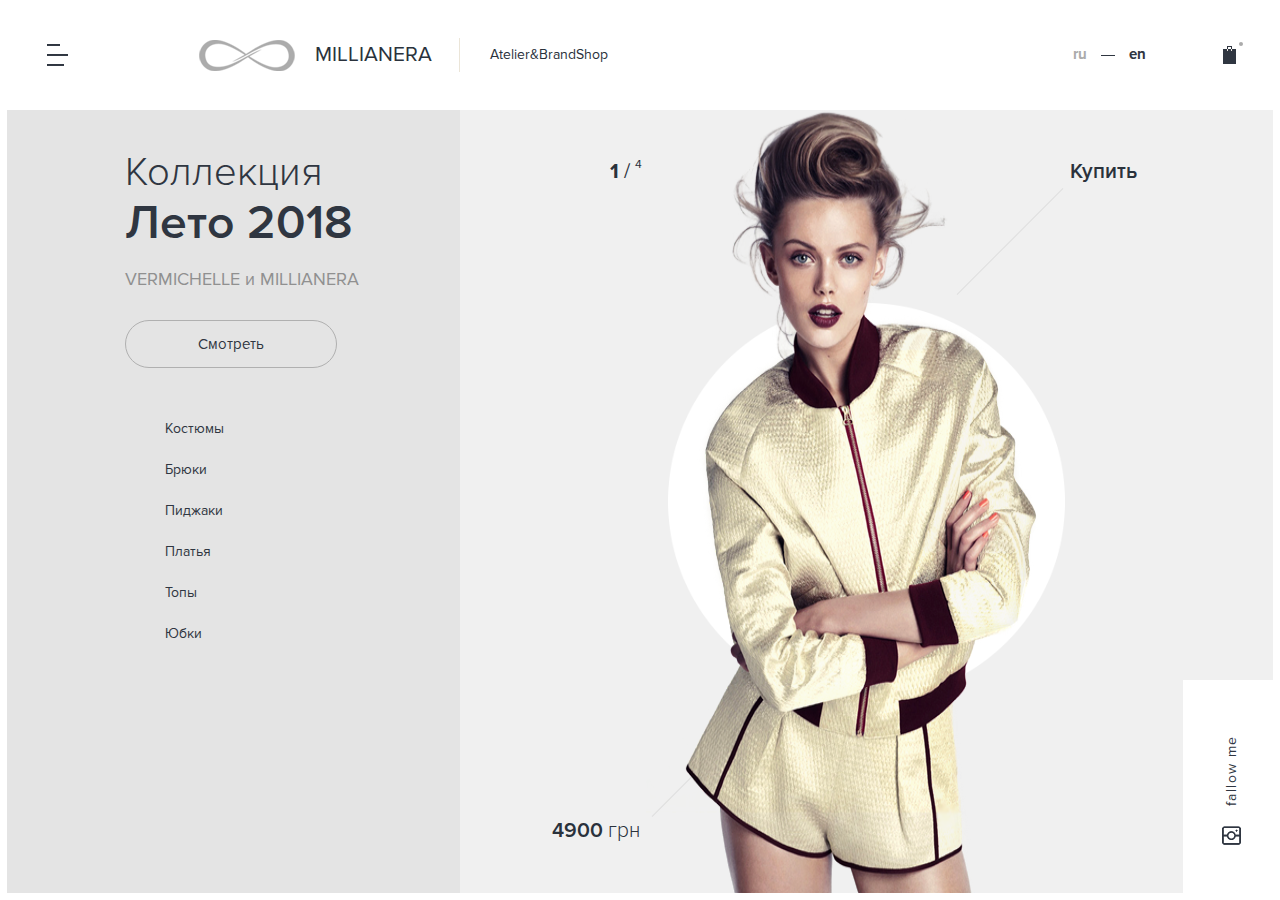
<file: index.html>
﻿<!DOCTYPE html>
<html lang="ru">
  <head>
    <meta charset="UTF-8">
    <title>Главная страница сайта</title>
    <link href="favicon.png" rel="shortcut icon"> 
    <meta name="viewport" content="width=device-width, initial-scale=1">
    <!-- css include -->
    <link href="css/normalize.css" rel="stylesheet">
    <link href="style.css" rel="stylesheet">
  </head>
  <body>
  
    <div class="overlay-menu">
      <ul class="overlay-menu__main">
        <li><a href="" title="">Главная</a></li>
        <li><a href="" title="">Новости</a></li>
        <li><a href="" title="">О компании</a></li>
      </ul>        
      <ul class="overlay-menu__category">
        <li><a href="" title="">Kостюмы</a></li>
        <li><a href="" title="">Брюки</a></li>
        <li><a href="" title="">Пиджаки</a></li>
        <li><a href="" title="">Платья</a></li>
        <li><a href="" title="">Топы</a></li>
        <li><a href="" title="">Юбки</a></li>
      </ul>
      <div class="overlay-menu__contact">
        <p>г. Киев, ул. Антоновича (Горького)  8Б</p>
        <p>info@millianera.com</p>
        <p>063 260 04 44</p>
      </div>      
    </div>
    
    <div class="site-screen">    
      <header class="site-header">
        <div class="site-header__aside">
          <button class="menu-trigger js--menu-trigger"><span class="visually-hidden ">Открыть меню</span></button>
          <a href="/" class="site-header__logo">
            <img src="img/logo.png" alt="" width="96px" height="31px">
            <p class="site-header__title">Millianera</p>
          </a>  
        </div>        
        <p class="site-header__description">Atelier&amp;BrandShop</p>   
        <ul class="site-header__lang">
          <li class="active"><a href="" title="">ru</a></li>
          <li><a href="" title="">en</a></li>
        </ul>
        <a href="" class="site-header__cart site-header__cart--no-empty" title=""><span class="visually-hidden ">Корзина покупок</span></a>
      </header>
      <main class="site-main">
        <aside class="site-aside">
          <p class="collection-lable">Коллекция <span class="collection-title">Лето 2018</span></p>
          <p class="aside-description">VERMICHELLE и MILLIANERA</p>
          <a href="" class="border-button" title="">Смотреть</a>
          <ul class="aside-category">
            <li><a href="" title="">Kостюмы</a></li>
            <li><a href="" title="">Брюки</a></li>
            <li><a href="" title="">Пиджаки</a></li>
            <li><a href="" title="">Платья</a></li>
            <li><a href="" title="">Топы</a></li>
            <li><a href="" title="">Юбки</a></li>
          </ul>
        </aside>
        <div class="site-content">
          <div class="index-slider">
            <div class="js--index-slider index-slider__wrapper">
              <div class="item">
                <div class="index-slider__item">
                  <div class="index-slider__counter">1 <span class="separator">/</span> <sup>4</sup></div>
                  <div class="index-slider__picture">
                    <div class="index-slider__circle"></div>
                    <a href="#" title="" class="index-slider__add-cart">Купить</a>
                    <div class="index-slider__price">4900 <span>грн</span></div>
                    <img src="img/slide-picture.png" alt="" width="693px" height="730px">
                  </div>
                </div>
              </div>
            </div>
          </div>
        </div>
        <a href="" class="fallow-me" title="">
          <div class="fallow-me__icon"><span class="visually-hidden ">Инстаграмм</span></div>
        </a>
      </main>
    </div>
    
    <!-- js include -->
    <script src = "js/jquery-3.3.1.min.js"></script>
    <script src = "js/common.js"></script> 
  </body>
</html>
</file>
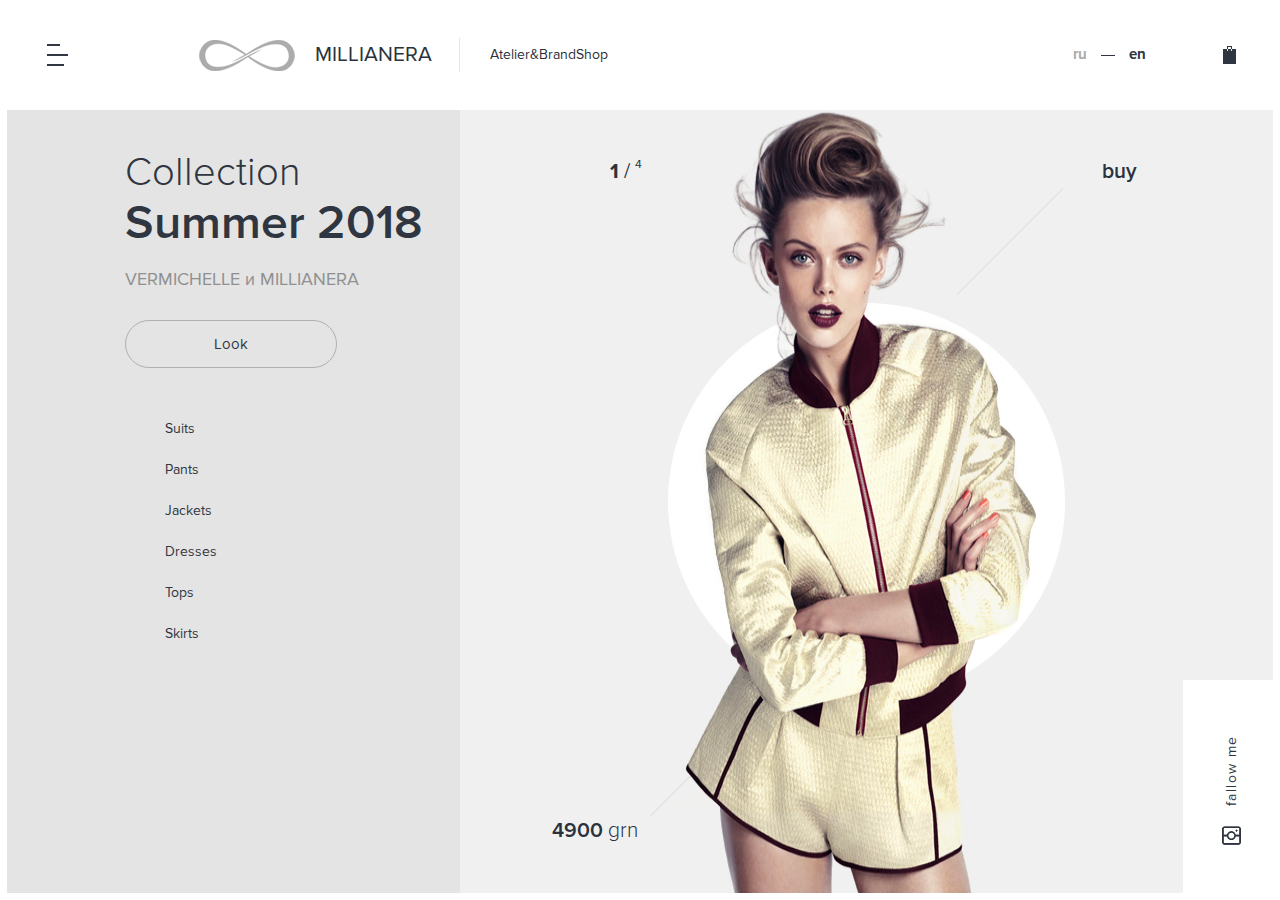
<file: index-en.html>
<!DOCTYPE html>
<html lang="en">
  <head>
    <meta charset="UTF-8">
    <title>Home</title>
    <link href="favicon.png" rel="shortcut icon"> 
    
    <!-- css include -->
    <link href="css/normalize.css" rel="stylesheet">
    <link href="style.css" rel="stylesheet">
  </head>
  <body>
    
    <div class="site-screen">
      <header class="site-header">
        <div class="site-header__aside">
          <button class="menu-trigger js--menu-trigger"><span class="visually-hidden ">Open menu</span></button>
          <a href="/" class="site-header__logo">
            <img src="img/logo.png" alt="" width="96px" height="31px">
            <p class="site-header__title">Millianera</p>
          </a>  
        </div>        
        <p class="site-header__description">Atelier&amp;BrandShop</p>   
        <ul class="site-header__lang">
          <li class="active"><a href="" title="">ru</a></li>
          <li><a href="" title="">en</a></li>
        </ul>
        <a href="" class="site-header__cart" title=""><span class="visually-hidden ">Shopping cart</span></a>
      </header>
      <main class="site-main">
        <aside class="site-aside">
          <p class="collection-lable">Collection <span class="collection-title">Summer 2018</span></p>
          <p class="aside-description">VERMICHELLE и MILLIANERA</p>
          <a href="" class="border-button" title="">Look</a>
          <ul class="aside-category">
            <li><a href="" title="">Suits</a></li>
            <li><a href="" title="">Pants</a></li>
            <li><a href="" title="">Jackets</a></li>
            <li><a href="" title="">Dresses</a></li>
            <li><a href="" title="">Tops</a></li>
            <li><a href="" title="">Skirts</a></li>
          </ul>
        </aside>
        <div class="site-content">
          <div class="index-slider">
            <div class="js--index-slider index-slider__wrapper">
              <div class="item">
                <div class="index-slider__item">
                  <div class="index-slider__counter">1 <span class="separator">/</span> <sup>4</sup></div>
                  <div class="index-slider__picture">
                    <div class="index-slider__circle"></div>
                    <a href="#" title="" class="index-slider__add-cart">buy</a>
                    <div class="index-slider__price">4900 <span>grn</span></div>
                    <img src="img/slide-picture.png" alt="" width="693px" height="730px">
                  </div>
                </div>
              </div>
            </div>
          </div>
        </div>
        <a href="" class="fallow-me" title="">
          <div class="fallow-me__icon"><span class="visually-hidden ">Instagram</span></div>
        </a>
      </main>
    </div>
    
  </body>
</html>
</file>
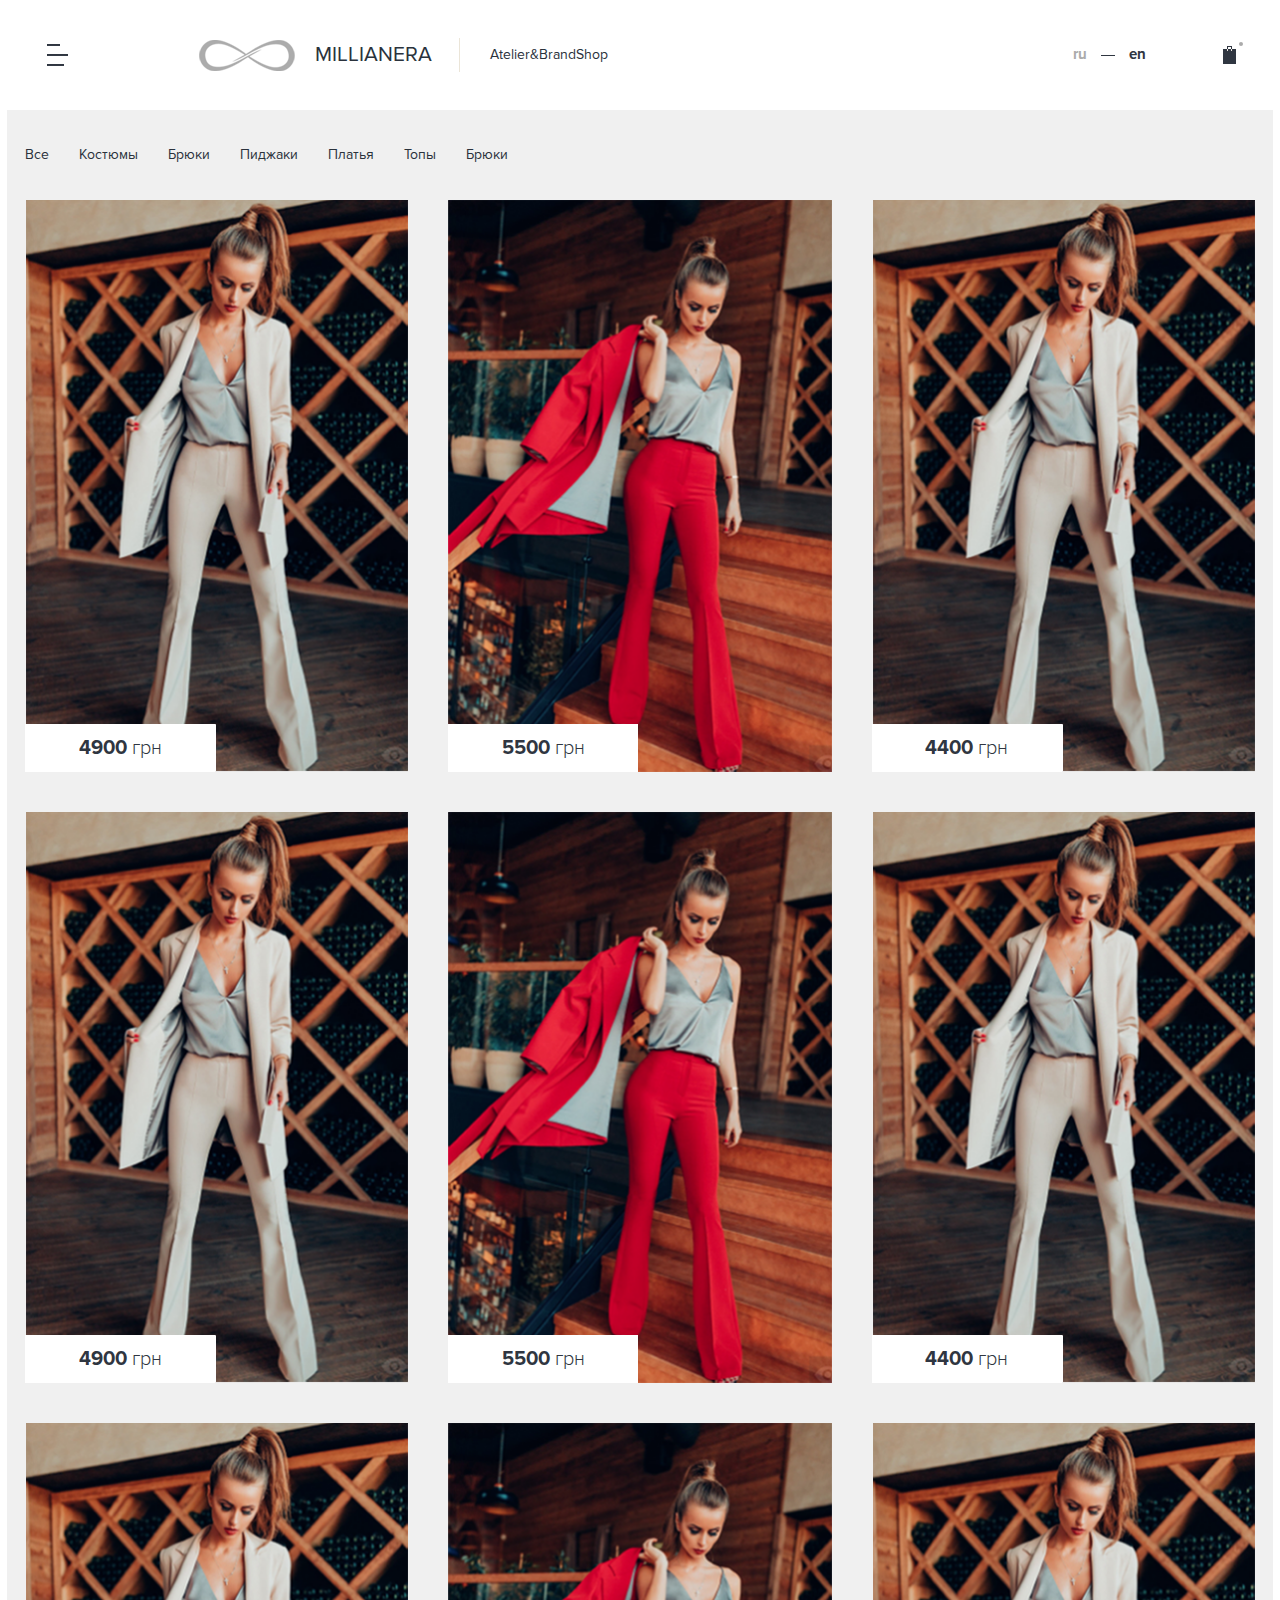
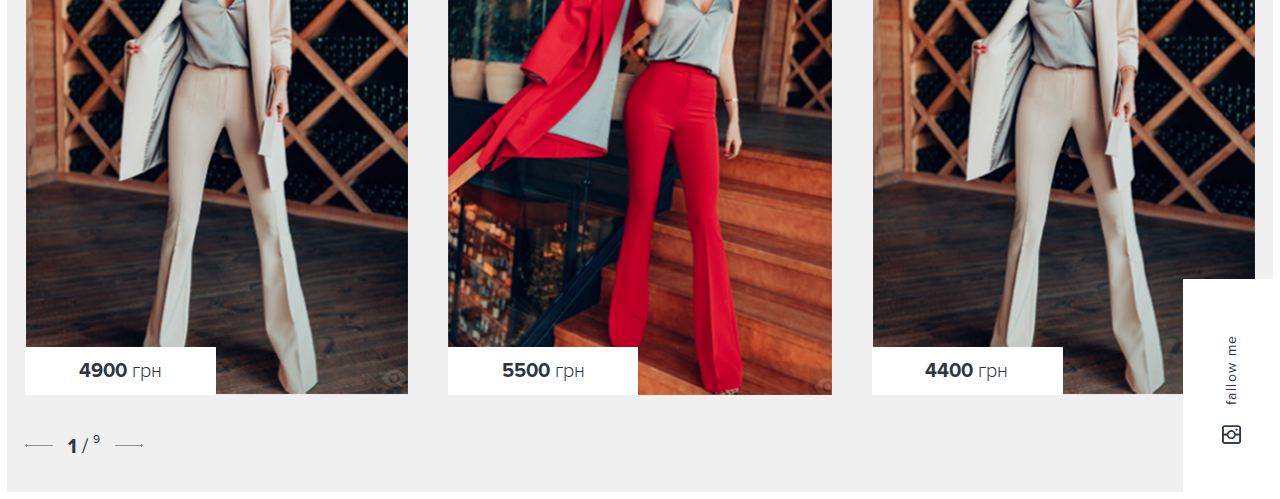
<file: k.html>
<!DOCTYPE html>
<html lang="ru">
  <head>
    <meta charset="UTF-8">
    <title>Каталог товаров</title>
    <link href="favicon.png" rel="shortcut icon"> 
    <meta name="viewport" content="width=device-width, initial-scale=1">
    <!-- css include -->
    <link href="css/normalize.css" rel="stylesheet">
    <link href="style.css" rel="stylesheet">
  </head>
  <body>
  
    <div class="overlay-menu">
      <ul class="overlay-menu__main">
        <li><a href="" title="">Главная</a></li>
        <li><a href="" title="">Новости</a></li>
        <li><a href="" title="">О компании</a></li>
      </ul>        
      <ul class="overlay-menu__category">
        <li><a href="" title="">Kостюмы</a></li>
        <li><a href="" title="">Брюки</a></li>
        <li><a href="" title="">Пиджаки</a></li>
        <li><a href="" title="">Платья</a></li>
        <li><a href="" title="">Топы</a></li>
        <li><a href="" title="">Юбки</a></li>
      </ul>
      <div class="overlay-menu__contact">
        <p>г. Киев, ул. Антоновича (Горького)  8Б</p>
        <p>info@millianera.com</p>
        <p>063 260 04 44</p>
      </div>      
    </div>
    
    <div class="site-screen">    
      <header class="site-header">
        <div class="site-header__aside">
          <button class="menu-trigger js--menu-trigger"><span class="visually-hidden ">Открыть меню</span></button>
          <a href="/" class="site-header__logo">
            <img src="img/logo.png" alt="" width="96px" height="31px">
            <p class="site-header__title">Millianera</p>
          </a>  
        </div>        
        <p class="site-header__description">Atelier&amp;BrandShop</p>   
        <ul class="site-header__lang">
          <li class="active"><a href="" title="">ru</a></li>
          <li><a href="" title="">en</a></li>
        </ul>
        <a href="" class="site-header__cart site-header__cart--no-empty" title=""><span class="visually-hidden ">Корзина покупок</span></a>
      </header>
      <main class="site-main">
        <div class="catalog-list">
          <div class="catalog-list__container">
            <ul class="catalog-list__category">
              <li><a href="" title="">Все</a></li>
              <li><a href="" title="">Костюмы</a></li>
              <li><a href="" title="">Брюки</a></li>
              <li><a href="" title="">Пиджаки</a></li>
              <li><a href="" title="">Платья</a></li>
              <li><a href="" title="">Топы</a></li>
              <li><a href="" title="">Брюки</a></li>
            </ul>
            <ul class="catalog-list__products clearfix">
              <li>
                <a href="" class="catalog-list__item" title="">
                  <img class="catalog-list__thumbnail" src="img/product-in-cat-1.png" alt="">
                  <p class="catalog-list__price">4900 <span class="currency">грн</span></p>
                </a>
              </li>
              <li>
                <a href="" class="catalog-list__item" title="">
                  <img class="catalog-list__thumbnail" src="img/product-in-cat-2.png" alt="">
                  <p class="catalog-list__price">5500 <span class="currency">грн</span></p>
                </a>
              </li>
              <li>
                <a href="" class="catalog-list__item" title="">
                  <img class="catalog-list__thumbnail" src="img/product-in-cat-1.png" alt="">
                  <p class="catalog-list__price">4400 <span class="currency">грн</span></p>
                </a>
              </li>
              <li>
                <a href="" class="catalog-list__item" title="">
                  <img class="catalog-list__thumbnail" src="img/product-in-cat-1.png" alt="">
                  <p class="catalog-list__price">4900 <span class="currency">грн</span></p>
                </a>
              </li>
              <li>
                <a href="" class="catalog-list__item" title="">
                  <img class="catalog-list__thumbnail" src="img/product-in-cat-2.png" alt="">
                  <p class="catalog-list__price">5500 <span class="currency">грн</span></p>
                </a>
              </li>
              <li>
                <a href="" class="catalog-list__item" title="">
                  <img class="catalog-list__thumbnail" src="img/product-in-cat-1.png" alt="">
                  <p class="catalog-list__price">4400 <span class="currency">грн</span></p>
                </a>
              </li>
              <li>
                <a href="" class="catalog-list__item" title="">
                  <img class="catalog-list__thumbnail" src="img/product-in-cat-1.png" alt="">
                  <p class="catalog-list__price">4900 <span class="currency">грн</span></p>
                </a>
              </li>
              <li>
                <a href="" class="catalog-list__item" title="">
                  <img class="catalog-list__thumbnail" src="img/product-in-cat-2.png" alt="">
                  <p class="catalog-list__price">5500 <span class="currency">грн</span></p>
                </a>
              </li>
              <li>
                <a href="" class="catalog-list__item" title="">
                  <img class="catalog-list__thumbnail" src="img/product-in-cat-1.png" alt="">
                  <p class="catalog-list__price">4400 <span class="currency">грн</span></p>
                </a>
              </li>
            </ul>
            <div class="pagination pagination--catalog-list">
              <a href="" class="pagination__pages pagination__prev"><span class="visually-hidden">Назад</span></a>
              <div class="pagination__details">
                <span class="pagination__current">1</span> <span class="pagination__separator">/</span>
                <sup>9</sup>
              </div>
              <a href="" class="pagination__pages pagination__next"><span class="visually-hidden">Вперед</span></a>
            </div>
          </div>
        </div>
        <a href="" class="fallow-me" title="">
          <div class="fallow-me__icon"><span class="visually-hidden ">Инстаграмм</span></div>
        </a>
      </main>
    </div>
    
    <!-- js include -->
    <script src = "js/jquery-3.3.1.min.js"></script>
    <script src = "js/common.js"></script> 
  </body>
</html>
</file>
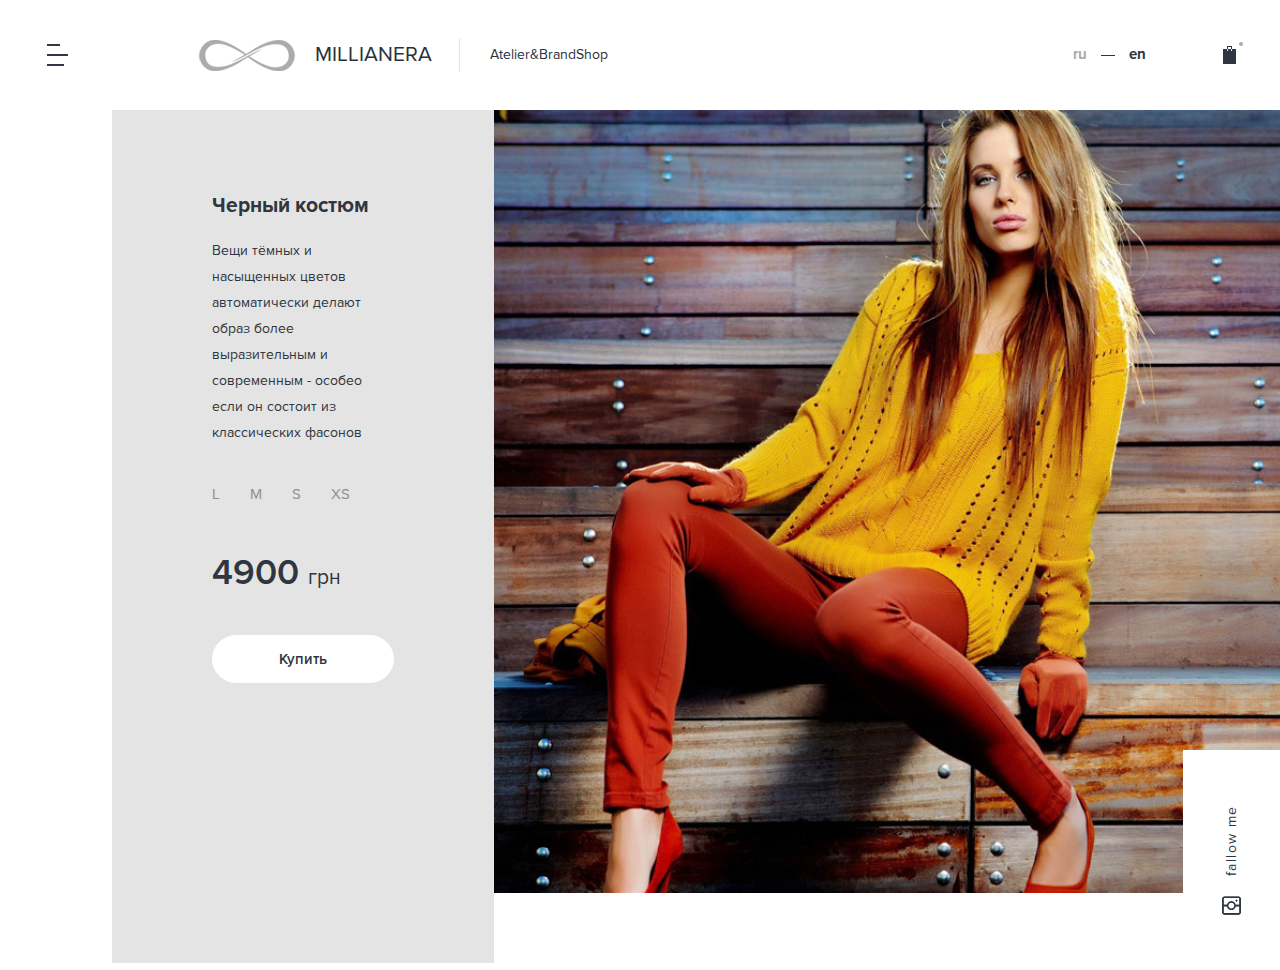
<file: kt.html>
<!DOCTYPE html>
<html lang="ru">
  <head>
    <meta charset="UTF-8">
    <title>Карточка товара</title>
    <link href="favicon.png" rel="shortcut icon"> 
    <meta name="viewport" content="width=device-width, initial-scale=1">
    <!-- css include -->
    <link href="css/normalize.css" rel="stylesheet">
    <link href="style.css" rel="stylesheet">
  </head>
  <body>
  
    <div class="overlay-menu">
      <ul class="overlay-menu__main">
        <li><a href="" title="">Главная</a></li>
        <li><a href="" title="">Новости</a></li>
        <li><a href="" title="">О компании</a></li>
      </ul>        
      <ul class="overlay-menu__category">
        <li><a href="" title="">Kостюмы</a></li>
        <li><a href="" title="">Брюки</a></li>
        <li><a href="" title="">Пиджаки</a></li>
        <li><a href="" title="">Платья</a></li>
        <li><a href="" title="">Топы</a></li>
        <li><a href="" title="">Юбки</a></li>
      </ul>
      <div class="overlay-menu__contact">
        <p>г. Киев, ул. Антоновича (Горького)  8Б</p>
        <p>info@millianera.com</p>
        <p>063 260 04 44</p>
      </div>      
    </div>
    
    <div class="site-screen">    
      <header class="site-header">
        <div class="site-header__aside">
          <button class="menu-trigger js--menu-trigger"><span class="visually-hidden ">Открыть меню</span></button>
          <a href="/" class="site-header__logo">
            <img src="img/logo.png" alt="" width="96px" height="31px">
            <p class="site-header__title">Millianera</p>
          </a>  
        </div>        
        <p class="site-header__description">Atelier&amp;BrandShop</p>   
        <ul class="site-header__lang">
          <li class="active"><a href="" title="">ru</a></li>
          <li><a href="" title="">en</a></li>
        </ul>
        <a href="" class="site-header__cart site-header__cart--no-empty" title=""><span class="visually-hidden ">Корзина покупок</span></a>
      </header>
      <main class="site-main">
        <div class="grey-column"></div>
        <div class="single-product__data">
          <div class="pagination"></div>
          <h1 class="single-product__title">Черный костюм</h1>
          <p class="single-product__about">Вещи тёмных и насыщенных цветов автоматически делают образ более выразительным и современным - особео если он состоит из классических фасонов</p>
          <ul class="single-product__size">
            <li>
              <label>
                <input type="radio" name="size" class="" value="">
                <span>l</span>
              </label>
            </li>
            <li>
              <label>
                <input type="radio" name="size" class="" value="">
                <span>m</span>
              </label>
            </li>
            <li>
              <label>
                <input type="radio" name="size" class="" value="">
                <span>s</span>
              </label>
            </li>
            <li>
              <label>
                <input type="radio" name="size" class="" value="">
                <span>xs</span>
              </label>
            </li>
          </ul>
          <div class="single-product__price">4900 <span>грн</span></div>
          <a href="" class="single-product__add-cart border-button border-button--white" title="">Купить</a>
        </div>
        <img class="single-product__thumbnail" alt="" src="img/product-picture.jpg">
        <a href="" class="fallow-me" title="">
          <div class="fallow-me__icon"><span class="visually-hidden ">Инстаграмм</span></div>
        </a>
      </main>
    </div>
    
    <!-- js include -->
    <script src = "js/jquery-3.3.1.min.js"></script>
    <script src = "js/common.js"></script> 
  </body>
</html>
</file>
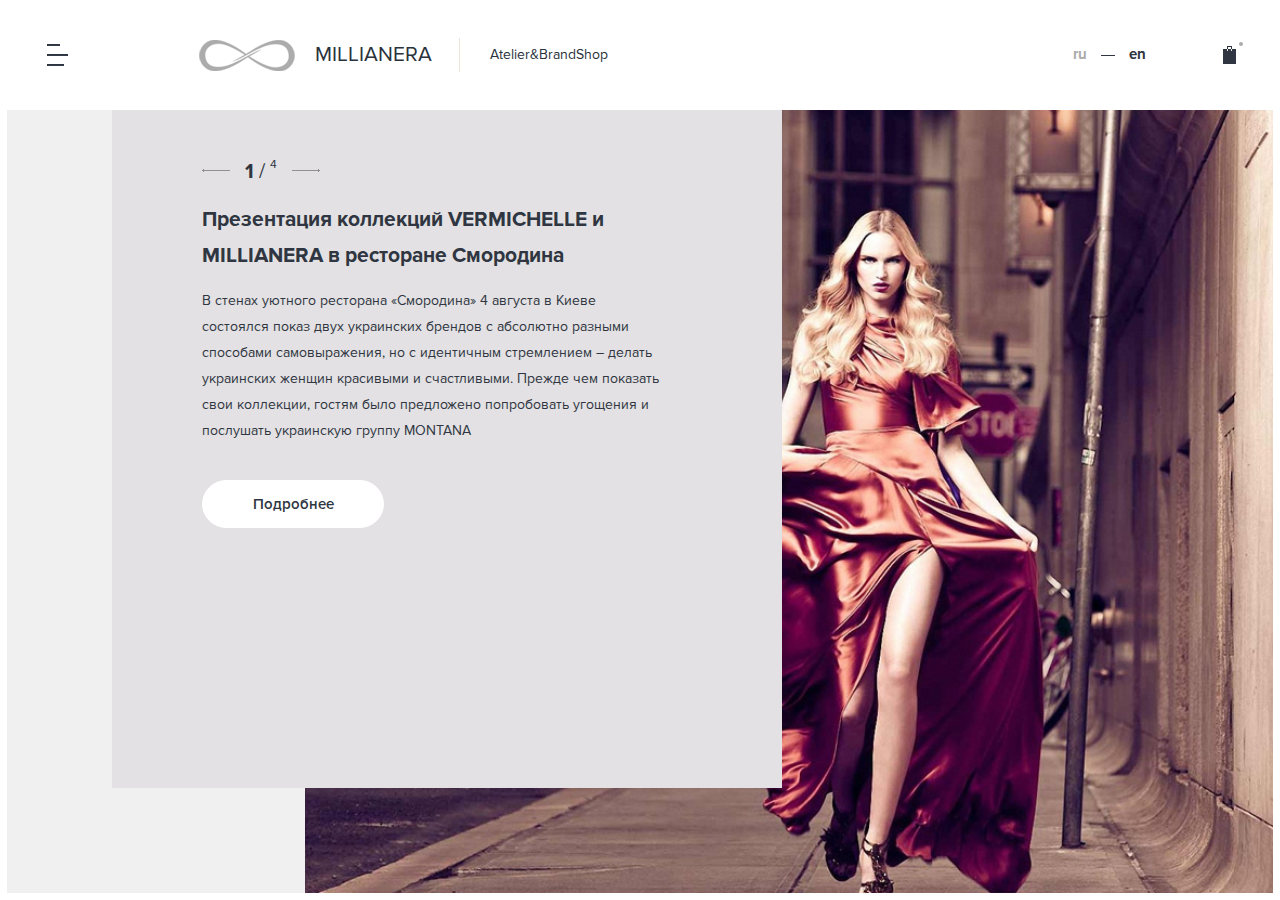
<file: ns.html>
<!DOCTYPE html>
<html lang="ru">
  <head>
    <meta charset="UTF-8">
    <title>Анонс новости</title>
    <link href="favicon.png" rel="shortcut icon"> 
    <meta name="viewport" content="width=device-width, initial-scale=1">
    <!-- css include -->
    <link href="css/normalize.css" rel="stylesheet">
    <link href="style.css" rel="stylesheet">
  </head>
  <body>
  
    <div class="overlay-menu">
      <ul class="overlay-menu__main">
        <li><a href="" title="">Главная</a></li>
        <li><a href="" title="">Новости</a></li>
        <li><a href="" title="">О компании</a></li>
      </ul>        
      <ul class="overlay-menu__category">
        <li><a href="" title="">Kостюмы</a></li>
        <li><a href="" title="">Брюки</a></li>
        <li><a href="" title="">Пиджаки</a></li>
        <li><a href="" title="">Платья</a></li>
        <li><a href="" title="">Топы</a></li>
        <li><a href="" title="">Юбки</a></li>
      </ul>
      <div class="overlay-menu__contact">
        <p>г. Киев, ул. Антоновича (Горького)  8Б</p>
        <p>info@millianera.com</p>
        <p>063 260 04 44</p>
      </div>      
    </div>
    
    <div class="site-screen">    
      <header class="site-header">
        <div class="site-header__aside">
          <button class="menu-trigger js--menu-trigger"><span class="visually-hidden ">Открыть меню</span></button>
          <a href="/" class="site-header__logo">
            <img src="img/logo.png" alt="" width="96px" height="31px">
            <p class="site-header__title">Millianera</p>
          </a>  
        </div>        
        <p class="site-header__description">Atelier&amp;BrandShop</p>   
        <ul class="site-header__lang">
          <li class="active"><a href="" title="">ru</a></li>
          <li><a href="" title="">en</a></li>
        </ul>
        <a href="" class="site-header__cart site-header__cart--no-empty" title=""><span class="visually-hidden ">Корзина покупок</span></a>
      </header>
      <main class="site-main">
        <div class="article-preview">
          <div class="article-preview__details">
            <div class="pagination pagination--article-preview">
              <a href="" class="pagination__pages pagination__prev"><span class="visually-hidden">Назад</span></a>
              <div class="pagination__details">
                <span class="pagination__current">1</span> <span class="pagination__separator">/</span>
                <sup>4</sup>
              </div>
              <a href="" class="pagination__pages pagination__next"><span class="visually-hidden">Вперед</span></a>
            </div>
            <h2 class="article-preview__title">Презентация коллекций VERMICHELLE и MILLIANERA в ресторане Смородина</h2>
            <p class="article-preview__description">В стенах уютного ресторана «Смородина» 4 августа в Киеве состоялся показ двух украинских брендов с абсолютно разными способами самовыражения, но с идентичным стремлением – делать украинских женщин красивыми и счастливыми. Прежде чем показать свои коллекции, гостям было предложено попробовать угощения и послушать украинскую группу MONTANA</p>
            <a href="" class="border-button border-button--white" title="">Подробнее</a>
          </div>
          <img class="article-preview__thumbnail" src="img/article-thumbnail.jpg" alt="">
        </div>
      </main>
    </div>
    
    <!-- js include -->
    <script src = "js/jquery-3.3.1.min.js"></script>
    <script src = "js/common.js"></script> 
  </body>
</html>
</file>
<file: style.css>
/**
* Шрифты
**/
@font-face {
	font-family: "Proxima Nova Regular";
	src: url("fonts/Proxima-Nova-Light.otf");
  
	font-style: normal;
	font-weight: 300;
}
@font-face {
	font-family: "Proxima Nova Regular";
	src: url("fonts/Proxima-Nova-Regular.otf");
  
	font-style: normal;
	font-weight: 400;
}
@font-face {
	font-family: "Proxima Nova Regular";
	src: url("fonts/Proxima-Nova-Semibold.otf");
  
	font-style: normal;
	font-weight: 600;
}
@font-face {
	font-family: "Proxima Nova Regular";
	src: url("fonts/Proxima-Nova-Bold.otf");
  
	font-style: normal;
	font-weight: 700;
}
@font-face {
	font-family: "Montserrat";
	src: url("fonts/Montserrat-Medium.otf");
  
	font-style: normal;
	font-weight: 500;
}
@font-face {
	font-family: "Montserrat";
	src: url("fonts/Montserrat-SemiBold.otf");
  
	font-style: normal;
	font-weight: 600;
}
/**
* Общие стили
**/
body {  
  font-size: 14px;
  color: #2f3641;
  font-family: "Proxima Nova Regular";
  font-weight: 400;
  font-style: normal;
  
  background-color: #fff;
}
.site-screen {
  height: 100vh;
}
img {
  max-width: 100%;
  height: auto;
}
.visually-hidden {
  position: absolute;
  
  height: 1px;
	width: 1px;
	margin: -1px;
	padding: 0;
  
	overflow: hidden;
	clip: rect(0 0 0 0);
	
  border: 0;
}
.border-button {
  display: inline-block;
  width: 210px;
  
  font-size: 15px;
  line-height: 46px;
  color: #2f3641;
  text-align: center;
  text-decoration: none;
  
  border-radius: 24px;
  border: 1px solid #b0b0b0;
}
.border-button:hover {
  background: #fff;
  border-color: #fff;
}
.border-button--white {
  width: 180px;
  font-weight: 600;
  
  background-color: #fff;
  border-color: #fff;
}
.clearfix:after {
  content: "";
  display: table;
  clear: both;
}
/**
* Шапка
**/
.site-header {
  display: -webkit-box;
  display: -ms-flexbox;
  display: flex;
  -webkit-box-align: center;
  -ms-flex-align: center;
  align-items: center;
  height: 110px;
  padding: 33px 7px;
  
  background-color: #fff;
  -webkit-box-sizing: border-box;
  box-sizing: border-box;
}
.site-header__aside {
  display: -webkit-box;
  display: -ms-flexbox;
  display: flex;
  -webkit-box-pack: justify;
  -ms-flex-pack: justify;
  justify-content: space-between;
  -webkit-box-align: center;
  -ms-flex-align: center;
  align-items: center;
  width: 35.75%;
}
.menu-trigger {
  display: block;
  width: 21px;
  height: 22px;
  margin-left: 40px;
  
  background-image: url(img/hamburger.png);
  background-repeat: no-repeat;
  background-position: center;  
  border: none;
  background-color: #fff;
  
  cursor: pointer;
}
.site-header__logo {
  display: -webkit-box;
  display: -ms-flexbox;
  display: flex;
  -webkit-box-align: center;
  -ms-flex-align: center;
  align-items: center;
  
  text-decoration: none;
}
.site-header__logo img {
  margin-right: 20px;
}
.site-header__title {
  position: relative;
  
  margin: 0;
  padding: 0 28px 0 0;
  
  font-size: 21px;
  line-height: 34px;
  color: #2a323c;
  text-transform: uppercase;
}
.site-header__title::after {
  content: "";
  
  position: absolute;
  top: 0;
  right: 0;
  
  display: block;
  height: 34px;
  
  border-right: 1px solid #ebe5d8;
}
.site-header__description {
  padding: 0;
  margin: 0 auto 0 30px;
  
  color: #2a323c;
}
/**
* Шапка: языки
**/
.site-header__lang {
  display: -webkit-box;    
  display: -ms-flexbox;    
  display: flex;
  padding: 0;
  margin: 0 77px 0 0;
  
  list-style: none;
}
.site-header__lang li:first-child {
  display: -webkit-box;
  display: -ms-flexbox;
  display: flex;
  -webkit-box-align: center;
  -ms-flex-align: center;
  align-items: center;
}
.site-header__lang li:first-child::after {
  content: "";
  
  display: block;
  width: 14px;
  margin: 0 14px;
  
  border-top: 1px solid #2f3641;
}
.site-header__lang a {
  font-weight: 700;
  color: #2f3641;
  font-size: 15px;
  text-decoration: none;
}
.site-header__lang .active a {
  color: #ababab;
}
/**
* Шапка: корзина
**/
.site-header__cart {
  position: relative;
  
  display: block;
  margin-right: 37px;
  width: 13px;
  height: 18px;
  
  background-image: url(img/cart.png)  ;
  background-repeat: no-repeat;
  background-position: center;
}
.site-header__cart::after {
  content: "";
  
  position: absolute;
  right: -7px;
  top: -4px;
  
  display: none;
  width: 4px;
  height: 4px;
  
  border-radius: 50%;
  background-color: #ababab;
}
.site-header__cart--no-empty.site-header__cart::after {
  display: block;
}
/**
* Контент
**/
.site-main {
  position: relative;
  
  display: -webkit-box;
  display: -ms-flexbox;
  display: flex;  
  padding: 0 7px 7px 7px;
  
  background: #fff;
}
.site-aside {
  padding-left: 118px;
  width: 35.75%;
  height: calc(100vh - 117px);
  
  background-color: #e4e4e4;
  box-sizing: border-box;
}
.site-content {
  width: 64.25%;
  height: calc(100vh - 117px);
  
  background: #f0f0f0;
}
/**
* Контент слева
**/
.collection-lable {
  margin: 40px 0 0 0;
  
  font-size: 40px;
  color: #2f3641;
  font-weight: 300;
}
.collection-title {
  display: block;
  
  font-size: 48px;
  font-weight: 600;
  color: #2f3641;
}
.aside-description {
  margin-bottom: 30px;
  
  font-size: 18px;
  color: #909090;
}
.aside-category {
  padding: 0;
  margin: 40px 0 0 0;
  
  list-style: none;
}
.aside-category li {
  position: relative;
  
  padding-left: 40px;
}
.aside-category li:hover::before {
  content: "";
  
  position: absolute;
  top: 50%;
  left: 0;
  
  display: block;
  margin-top: -1px;
  width: 20px;
  border-top: 1px solid #2f3641;
  
}
.aside-category a {
  font-size: 14px;
  line-height: 41px;
  color: #2f3641;
  text-decoration: none;
}
/**
* Контент: слайдер товаров
**/
.index-slider {
  display: -webkit-box;
  display: -ms-flexbox;
  display: flex;
  height: 100%;
  width: 100%;
}
.index-slider__wrapper {
  display: -webkit-box;
  display: -ms-flexbox;
  display: flex;
  height: 100%;
  width: 100%;
}
.index-slider__wrapper .item,
.index-slider__item,
.index-slider__picture,
.index-slider__circle {
  display: -webkit-box;
  display: -ms-flexbox;
  display: flex;
  height: 100%;
  width: 100%;
}
.index-slider__item {
  position: relative;
  -webkit-box-pack: center;
  -ms-flex-pack: center;
  justify-content: center;
}
.index-slider__picture {
  position: relative;
  width: 441px;
}
.index-slider__circle {
  position: absolute;
  left: 0;
  right: 0;
  z-index: 40;
  
  background-image: url(img/circle.png);
  background-repeat: no-repeat;
  background-position: center;
  background-size: 90%;
}
.index-slider__picture img {
  position: relative;
  z-index: 50;
  
  width: auto;
  height: 100%;
  margin: 0 auto;
}
.index-slider__counter {
  position: absolute;
  left: 150px;
  top: 50px;
  
  font-size: 21px;
  color: #2a323c;
  font-weight: 700;
}
.index-slider__counter .separator {
  font-weight: 400;
}
.index-slider__counter sup {
  top: -10px;
  
  font-weight: 400;
  font-size: 12px;  
}
.index-slider__add-cart {
  position: absolute;
  right: -50px;
  top: 50px;
  
  font-size: 21px;
  color: #2a323c;
  font-weight: 600;
  text-decoration: none;
}
.index-slider__add-cart::before {
  content: "";
  
  position: absolute;
  top: 81px;
  right: 52px;

  display: block;
  width: 150px;
  
  border-top: 1px solid #dfdfdf;

  -webkit-transform: rotate(135deg);
  transform: rotate(135deg);
}
.index-slider__price {
  position: absolute;
  left: -94px;
  bottom: 50px;
  
  font-size: 21px;
  color: #2a323c;
  font-weight: 600;
}
.index-slider__price::after {
  content: "";
  
  position: absolute;
  top: -56px;
  right: -140px;

  display: block;
  width: 150px;
  
  border-top: 1px solid #dfdfdf;

  -webkit-transform: rotate(135deg);
  transform: rotate(135deg);
}
.index-slider__price span {
  font-weight: 300;
}
/**
* Подписка Инстаграмм
**/
.fallow-me {
  position: absolute;  
  right: 0;
  bottom: 0;
  
  display: -webkit-box;
  display: -ms-flexbox;
  display: flex;
  -webkit-box-pack: center;
  -ms-flex-pack: center;
  justify-content: center;
  -webkit-box-align: end;
  -ms-flex-align: end;
  align-items: flex-end;
  height: 220px;
  width: 97px;
  
  text-decoration: none;
  
  background-color: #fff;
}
.fallow-me__icon {
  position: relative;
   
  width: 19px;
  height: 19px;
  margin-bottom: 55px;
  
  background-image: url(img/insta-ico.png);
  background-repeat: no-repeat;
  background-position: center;
}
.fallow-me__icon::after {
  content: "fallow me";
  
  position: absolute;
  bottom: 20px;
  
  display: block;
  
  font-size: 14px;
  line-height: 19px;
  white-space: nowrap;
  color: #2f3641;
  letter-spacing: 1.4px;
  
  -webkit-transform: rotate(-90deg);
  transform: rotate(-90deg);
  -webkit-transform-origin: left top;
  transform-origin: left top;
  
}
/**
* Меню
**/
.overlay-menu {
  position: absolute;
  top: 0;
  right: 0;
  bottom: 0;
  left: 0;
  z-index: 100;
  
  display: none;
  height: 100vh;
  padding: 110px 0 110px 214px;
  
  border: 7px solid #fff;
  background-color: #2f3641;
  -webkit-box-sizing: border-box;
  box-sizing: border-box;
}
.site-screen--menu-open {
  position: relative;
  
  overflow: hidden;
}
.site-screen--menu-open .overlay-menu {
  display: -webkit-box;
  display: -ms-flexbox;
  display: flex;
  -webkit-box-orient: vertical;
  -webkit-box-direction: normal;
  -ms-flex-direction: column;
  flex-direction: column;
  -webkit-box-pack: center;
  -ms-flex-pack: center;
  justify-content: center;
}
.overlay-menu__main {
  display: -webkit-box;
  display: -ms-flexbox;
  display: flex;
  padding: 0;
  margin: 0 0 63px 0;
  
  list-style: none;
}
.overlay-menu__main li {
  margin-right: 84px;
}
.overlay-menu__main a {
  font-family: "Montserrat";
  font-weight: 600;
  font-size: 36px;
  color: #fff;
  text-decoration: none;
}
.overlay-menu__category {
  display: -webkit-box;
  display: -ms-flexbox;
  display: flex;
  padding: 30px 0;
  margin: 0 0 55px 0;
  
  list-style: none;
  
  background-image: url(img/site-title.png);
  background-position: center left;
  background-repeat: no-repeat;
  background-size: contain;
}
.overlay-menu__category li {
  margin-right: 57px;
}
.overlay-menu__category a {
  font-family: "Montserrat";
  font-weight: 500;
  font-size: 25px;
  color: #fff;
  text-decoration: none;
}
.overlay-menu__category a:hover {
  color: #cdb48b;
}
.overlay-menu__contact {
  font-family: "Montserrat";
  font-weight: 500;
  font-size: 25px;
  color: #fff;
}
.overlay-menu__contact p:nth-child(2) {
  color: #cdb48b;
}
/**
* Шапка при открытом меню
**/
.site-screen--menu-open .menu-trigger {
  position: relative;
  z-index: 110;
  
  background-color: #2f3641;
  background-image: url(img/hamburger-v.png);
}
.site-screen--menu-open .site-header__lang {
  position: relative;
  z-index: 110;
}
.site-screen--menu-open .site-header__lang a {
  color: #fff;
}
.site-screen--menu-open .site-header__lang .active a {
  color: #c3a776;
}
.site-screen--menu-open .site-header__lang li:first-child::after {
  border-color: #fff;
}
.site-screen--menu-open .site-header__cart {
  position: relative;
  z-index: 110;
  
  background-image: url(img/cart-v.png);
}
.site-screen--menu-open .site-header__cart::after {
  background-color: #c3a675;
}
/**
* Карточка товара: контент
**/
.single-product {
   background-color: #f0f0f0;
}
.single-product__data {
  height: calc(100vh - 117px);
  margin-left: 105px;
  
  background-color: #e4e4e4;
}
.single-product__data {
  padding-top: 70px;
  padding-left: 100px;
  padding-right: 100px;
}
.single-product__title {
  margin-bottom: 20px;
  
  font-weight: 700;
  color: #2f3641;
  font-size: 21px;
}
.single-product__about {
  margin-bottom: 40px;
  
  font-size: 14px;
  line-height: 26px;
  color: #2f3641;
}
.single-product__thumbnail {
  -ms-flex-negative: 0;
  flex-shrink: 0;
  -ms-flex-item-align: start;
  align-self: flex-start;
  height: calc(100vh - 117px);
}
.single-product__size {
  display: -webkit-box;
  display: -ms-flexbox;
  display: flex;
  padding: 0;
  margin: 0 0 50px 0;
  
  list-style: none;
}
.single-product__size li {
  margin-right: 30px;
  
  font-size: 15px;
  text-transform: uppercase;
}
.single-product__size span {
  color: #909090;
}
.single-product__size input[type="radio"] {
  display: none;
}
.single-product__size input[type="radio"]:checked + span { 
  color: #2a323c;
}
.single-product__price {
  margin-bottom: 40px;
  
  font-size: 36px;
  font-weight: 600;
}
.single-product__price span {
  font-size: 21px;
  font-weight: 400;
}
/**
* Навигация
**/
.pagination {
  display: -webkit-box;
  display: -ms-flexbox;
  display: flex;
}
.pagination--single-product {
  margin-bottom: 30px;
}
.pagination__pages {
  display: block;
  height: 21px;
  width: 28px;
  
  background-repeat: no-repeat;
  background-position: center;
}
.pagination__prev {
  background-image: url(img/arrow-prev.png);
}
.pagination__next {  
  background-image: url(img/arrow-next.png);
}
.pagination__details {
  margin: 0 15px;
  
  font-size: 21px;
}
.pagination__current {
  font-weight: 700;
}
.pagination__details sup {
  top: -10px;
  font-size: 12px;
}
/**
* Анонс статьи
**/
.article-preview {
  display: -webkit-box;
  display: -ms-flexbox;
  display: flex;
  -webkit-box-pack: justify;
  -ms-flex-pack: justify;
  justify-content: space-between;
  position: relative;
  height: calc(100vh - 117px);
  width: 100%;
  
  background: #f0f0f0;
}
.article-preview__details {
  position: relative;
  z-index: 10;
  
  margin-left: 105px;
  margin-bottom: 105px;
  padding: 50px 120px 50px 90px;
  width: 670px;
  
  background: #e3e1e3;
  box-sizing: border-box;
}
.article-preview__title {
  margin-bottom: 14px;
  
  font-size: 21px;
  color: #2f3641;
  line-height: 36px;
}
.article-preview__description {
  margin: 0 0 36px 0;
  
  line-height: 26px;
  color: #2f3641;
}
.article-preview__thumbnail {
  position: absolute;  
  top: 0;
  right: 0;
  height: calc(100vh - 117px);
}
/**
* Каталог товаров
**/
.catalog-list {
  min-height: calc(100vh - 117px);
  width: 100%;
  
  background: #f0f0f0;
}
.catalog-list__container {
  width: 1230px;
  padding: 0 15px;
  margin: 0 auto;
}
.catalog-list__category {
  display: -webkit-box;
  display: -ms-flexbox;
  display: flex;
  padding: 35px 0;
  margin: 0;
  
  list-style: none;
}
.catalog-list__category li {
  margin-right: 30px;
}
.catalog-list__category a {
  color: #2a323c;
  text-decoration: none;
  line-height: 20px;
}
.catalog-list__products {
  margin: 0 -20px;
  padding: 0;
  
  list-style: none;
}
.catalog-list__products li {
  float: left;
  padding: 0 20px;
  margin-bottom: 40px;
  width: 33.333333%;
  
  box-sizing: border-box;
}
.catalog-list__item {
  position: relative;
  display: block;
  
  text-decoration: none;
}
.catalog-list__item::before {
  content: "";
  
  position: absolute;
  top: 0;
  right: 0;
  bottom: 0;
  left: 0;
  display: none;
  
  border: 8px solid #fff;
}
.catalog-list__item:hover::before {
  display: block;
}
.catalog-list__thumbnail {
  display: block;
}
.catalog-list__price { 
  position: absolute;
  bottom: 0;
  left: 0;
  
  padding: 0;
  margin: 0;
  width: 190px;
  
  line-height: 48px;
  text-align: center;
  font-size: 20px;
  font-weight: 700;
  color: #2f3641;
  
  background: #fff;
}
.catalog-list__price .currency {
  font-weight: 300;
}
.pagination--catalog-list {
  margin-bottom: 33px;
}
</file>
